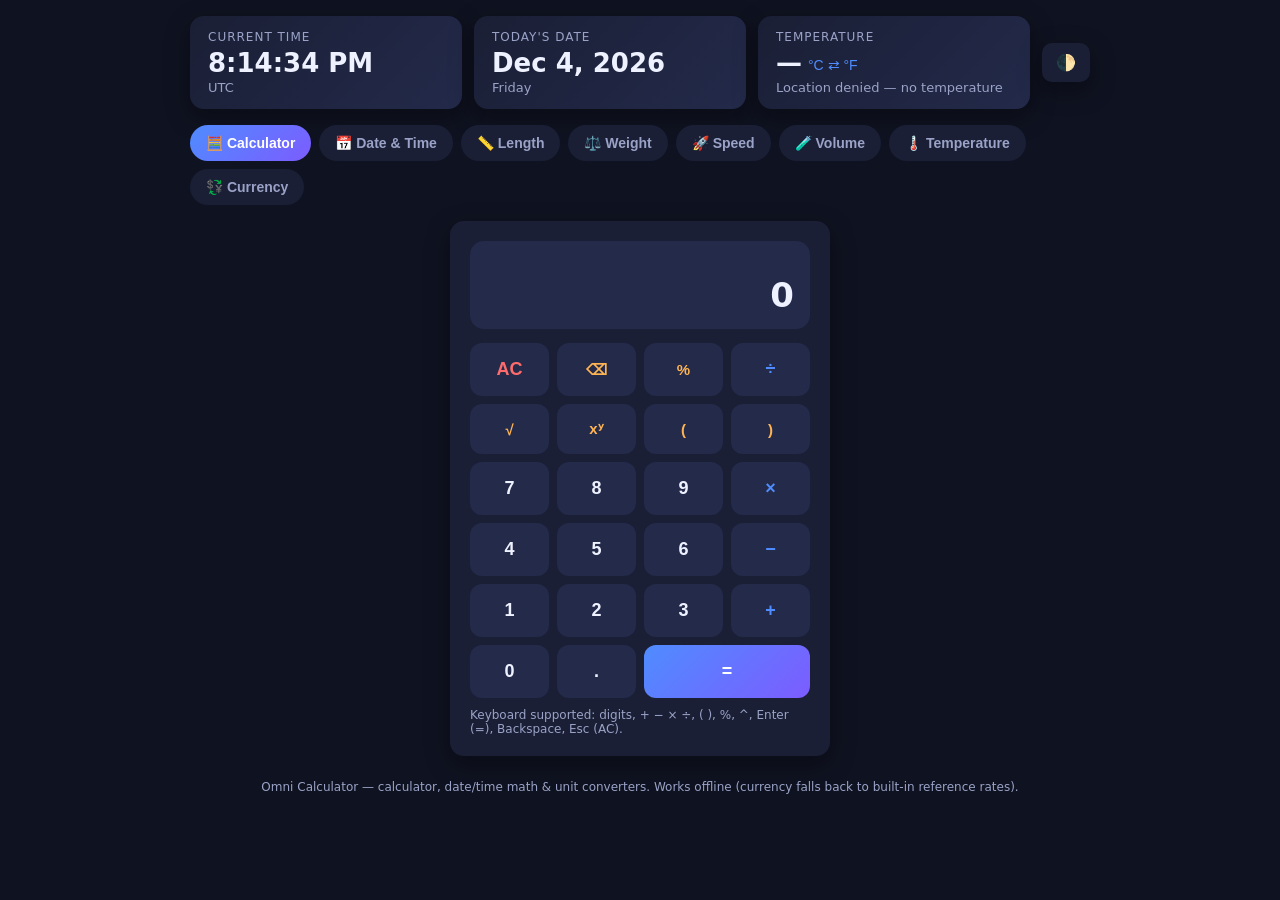
<file: calculator-app/index.html>
<!DOCTYPE html>
<html lang="en">
<head>
<meta charset="UTF-8">
<meta name="viewport" content="width=device-width, initial-scale=1.0">
<title>Omni Calculator — Calculator &amp; Converters</title>
<style>
  :root {
    --bg: #0f1220;
    --panel: #1a1f35;
    --panel-2: #232a4a;
    --text: #eef1ff;
    --muted: #9aa3c7;
    --accent: #4f8cff;
    --accent-2: #7c5cff;
    --good: #35c98e;
    --warn: #ffb454;
    --danger: #ff6b6b;
    --radius: 14px;
    --shadow: 0 8px 24px rgba(0,0,0,.35);
  }
  [data-theme="light"] {
    --bg: #eef1f8;
    --panel: #ffffff;
    --panel-2: #e7ecf7;
    --text: #1c2340;
    --muted: #5b6485;
    --shadow: 0 8px 24px rgba(30,40,90,.12);
  }
  * { box-sizing: border-box; margin: 0; padding: 0; }
  body {
    font-family: "Segoe UI", system-ui, -apple-system, Roboto, sans-serif;
    background: var(--bg);
    color: var(--text);
    min-height: 100vh;
    padding: 16px;
  }
  .app {
    max-width: 900px;
    margin: 0 auto;
  }

  /* ---------- Header: clock / date / temperature ---------- */
  header {
    display: flex;
    flex-wrap: wrap;
    gap: 12px;
    align-items: stretch;
    justify-content: space-between;
    margin-bottom: 16px;
  }
  .widget {
    flex: 1 1 180px;
    background: linear-gradient(135deg, var(--panel), var(--panel-2));
    border-radius: var(--radius);
    box-shadow: var(--shadow);
    padding: 14px 18px;
    display: flex;
    flex-direction: column;
    justify-content: center;
    min-height: 84px;
  }
  .widget .label { font-size: 12px; color: var(--muted); text-transform: uppercase; letter-spacing: 1px; }
  .widget .value { font-size: 26px; font-weight: 700; margin-top: 4px; font-variant-numeric: tabular-nums; }
  .widget .sub { font-size: 13px; color: var(--muted); margin-top: 2px; }
  .widget.temp .value button {
    background: none; border: none; color: var(--accent); font-size: 14px;
    cursor: pointer; margin-left: 6px; vertical-align: middle;
  }
  .top-actions { display: flex; align-items: center; gap: 8px; }
  .theme-btn {
    border: none; border-radius: 10px; padding: 10px 14px; cursor: pointer;
    background: var(--panel); color: var(--text); box-shadow: var(--shadow); font-size: 16px;
  }

  /* ---------- Tabs ---------- */
  nav.tabs {
    display: flex;
    flex-wrap: wrap;
    gap: 8px;
    margin-bottom: 16px;
  }
  nav.tabs button {
    border: none;
    background: var(--panel);
    color: var(--muted);
    padding: 10px 16px;
    border-radius: 999px;
    cursor: pointer;
    font-size: 14px;
    font-weight: 600;
    transition: all .15s ease;
  }
  nav.tabs button:hover { color: var(--text); }
  nav.tabs button.active {
    background: linear-gradient(135deg, var(--accent), var(--accent-2));
    color: #fff;
  }
  section.tab { display: none; }
  section.tab.active { display: block; animation: fade .2s ease; }
  @keyframes fade { from { opacity: 0; transform: translateY(4px); } to { opacity: 1; transform: none; } }

  .card {
    background: var(--panel);
    border-radius: var(--radius);
    box-shadow: var(--shadow);
    padding: 20px;
  }
  .card h2 { font-size: 18px; margin-bottom: 14px; }
  .card + .card { margin-top: 16px; }

  /* ---------- Calculator ---------- */
  .calc { max-width: 380px; margin: 0 auto; }
  .calc-display {
    background: var(--panel-2);
    border-radius: var(--radius);
    padding: 14px 16px;
    text-align: right;
    margin-bottom: 14px;
    overflow: hidden;
  }
  .calc-display .expr { min-height: 20px; font-size: 14px; color: var(--muted); word-break: break-all; }
  .calc-display .result { font-size: 34px; font-weight: 700; font-variant-numeric: tabular-nums; word-break: break-all; }
  .calc-grid {
    display: grid;
    grid-template-columns: repeat(4, 1fr);
    gap: 8px;
  }
  .calc-grid button {
    border: none;
    border-radius: 12px;
    padding: 16px 0;
    font-size: 18px;
    font-weight: 600;
    cursor: pointer;
    background: var(--panel-2);
    color: var(--text);
    transition: filter .1s ease, transform .05s ease;
  }
  .calc-grid button:active { transform: scale(.96); }
  .calc-grid button:hover { filter: brightness(1.15); }
  .calc-grid .op { color: var(--accent); }
  .calc-grid .fn { color: var(--warn); font-size: 15px; }
  .calc-grid .eq {
    background: linear-gradient(135deg, var(--accent), var(--accent-2));
    color: #fff;
    grid-column: span 2;
  }
  .calc-grid .clear { color: var(--danger); }

  /* ---------- Forms / converters ---------- */
  .row { display: flex; flex-wrap: wrap; gap: 12px; align-items: flex-end; }
  .field { display: flex; flex-direction: column; gap: 6px; flex: 1 1 150px; }
  .field label { font-size: 13px; color: var(--muted); }
  input, select {
    background: var(--panel-2);
    color: var(--text);
    border: 1px solid transparent;
    border-radius: 10px;
    padding: 10px 12px;
    font-size: 15px;
    width: 100%;
  }
  input:focus, select:focus { outline: none; border-color: var(--accent); }
  .swap-btn {
    border: none; background: var(--panel-2); color: var(--accent);
    border-radius: 10px; padding: 10px 14px; cursor: pointer; font-size: 18px;
    align-self: flex-end;
  }
  .result-box {
    margin-top: 14px;
    background: var(--panel-2);
    border-left: 4px solid var(--accent);
    border-radius: 10px;
    padding: 12px 16px;
    font-size: 16px;
    min-height: 46px;
    word-break: break-word;
  }
  .result-box strong { font-size: 20px; }
  .hint { font-size: 12px; color: var(--muted); margin-top: 10px; }
  .btn {
    border: none;
    background: linear-gradient(135deg, var(--accent), var(--accent-2));
    color: #fff;
    padding: 11px 20px;
    border-radius: 10px;
    font-size: 15px;
    font-weight: 600;
    cursor: pointer;
  }
  .btn.secondary { background: var(--panel-2); color: var(--text); }

  footer { text-align: center; color: var(--muted); font-size: 12px; margin-top: 24px; }
  @media (max-width: 560px) {
    .widget .value { font-size: 20px; }
    .calc-grid button { padding: 13px 0; }
  }
</style>
</head>
<body>
<div class="app">

  <!-- ============ Header widgets: time, date, temperature ============ -->
  <header>
    <div class="widget">
      <div class="label">Current time</div>
      <div class="value" id="clockTime">--:--:--</div>
      <div class="sub" id="clockZone"></div>
    </div>
    <div class="widget">
      <div class="label">Today's date</div>
      <div class="value" id="clockDate">—</div>
      <div class="sub" id="clockWeek"></div>
    </div>
    <div class="widget temp">
      <div class="label">Temperature</div>
      <div class="value"><span id="tempValue">—</span><button id="tempUnitBtn" title="Switch °C/°F">°C ⇄ °F</button></div>
      <div class="sub" id="tempStatus">Locating…</div>
    </div>
    <div class="top-actions">
      <button class="theme-btn" id="themeBtn" title="Toggle light/dark theme">🌓</button>
    </div>
  </header>

  <!-- ============ Tabs ============ -->
  <nav class="tabs" id="tabs">
    <button data-tab="calc" class="active">🧮 Calculator</button>
    <button data-tab="datetime">📅 Date &amp; Time</button>
    <button data-tab="length">📏 Length</button>
    <button data-tab="weight">⚖️ Weight</button>
    <button data-tab="speed">🚀 Speed</button>
    <button data-tab="volume">🧪 Volume</button>
    <button data-tab="temperature">🌡️ Temperature</button>
    <button data-tab="currency">💱 Currency</button>
  </nav>

  <!-- ============ Standard calculator ============ -->
  <section class="tab active" id="tab-calc">
    <div class="card calc">
      <div class="calc-display">
        <div class="expr" id="calcExpr">&nbsp;</div>
        <div class="result" id="calcResult">0</div>
      </div>
      <div class="calc-grid" id="calcGrid">
        <button class="clear" data-key="AC">AC</button>
        <button class="fn" data-key="DEL">⌫</button>
        <button class="fn" data-key="%">%</button>
        <button class="op" data-key="/">÷</button>
        <button class="fn" data-key="sqrt">√</button>
        <button class="fn" data-key="^">xʸ</button>
        <button class="fn" data-key="(">(</button>
        <button class="fn" data-key=")">)</button>
        <button data-key="7">7</button>
        <button data-key="8">8</button>
        <button data-key="9">9</button>
        <button class="op" data-key="*">×</button>
        <button data-key="4">4</button>
        <button data-key="5">5</button>
        <button data-key="6">6</button>
        <button class="op" data-key="-">−</button>
        <button data-key="1">1</button>
        <button data-key="2">2</button>
        <button data-key="3">3</button>
        <button class="op" data-key="+">+</button>
        <button data-key="0">0</button>
        <button data-key=".">.</button>
        <button class="eq" data-key="=">=</button>
      </div>
      <p class="hint">Keyboard supported: digits, + − × ÷, ( ), %, ^, Enter (=), Backspace, Esc (AC).</p>
    </div>
  </section>

  <!-- ============ Date & time calculator ============ -->
  <section class="tab" id="tab-datetime">
    <div class="card">
      <h2>Difference between two dates &amp; times</h2>
      <div class="row">
        <div class="field"><label>From</label><input type="datetime-local" id="dtFrom"></div>
        <div class="field"><label>To</label><input type="datetime-local" id="dtTo"></div>
        <button class="btn" id="dtDiffBtn">Calculate</button>
      </div>
      <div class="result-box" id="dtDiffResult">Pick two dates and press Calculate.</div>
    </div>

    <div class="card">
      <h2>Add / subtract from a date</h2>
      <div class="row">
        <div class="field"><label>Start date &amp; time</label><input type="datetime-local" id="dtStart"></div>
        <div class="field"><label>Operation</label>
          <select id="dtOp"><option value="1">Add (+)</option><option value="-1">Subtract (−)</option></select>
        </div>
      </div>
      <div class="row" style="margin-top:10px">
        <div class="field"><label>Years</label><input type="number" id="dtYears" value="0"></div>
        <div class="field"><label>Months</label><input type="number" id="dtMonths" value="0"></div>
        <div class="field"><label>Days</label><input type="number" id="dtDays" value="0"></div>
        <div class="field"><label>Hours</label><input type="number" id="dtHours" value="0"></div>
        <div class="field"><label>Minutes</label><input type="number" id="dtMinutes" value="0"></div>
        <button class="btn" id="dtAddBtn">Calculate</button>
      </div>
      <div class="result-box" id="dtAddResult">Set a start date, a duration, and press Calculate.</div>
    </div>

    <div class="card">
      <h2>Age calculator</h2>
      <div class="row">
        <div class="field"><label>Date of birth</label><input type="date" id="dobInput"></div>
        <button class="btn" id="ageBtn">Calculate age</button>
      </div>
      <div class="result-box" id="ageResult">Enter a date of birth.</div>
    </div>
  </section>

  <!-- ============ Unit converter tabs (generated) ============ -->
  <section class="tab" id="tab-length"></section>
  <section class="tab" id="tab-weight"></section>
  <section class="tab" id="tab-speed"></section>
  <section class="tab" id="tab-volume"></section>
  <section class="tab" id="tab-temperature"></section>

  <!-- ============ Currency ============ -->
  <section class="tab" id="tab-currency">
    <div class="card">
      <h2>Currency converter</h2>
      <div class="row">
        <div class="field"><label>Amount</label><input type="number" id="curAmount" value="1" min="0" step="any"></div>
        <div class="field"><label>From</label><select id="curFrom"></select></div>
        <button class="swap-btn" id="curSwap" title="Swap">⇄</button>
        <div class="field"><label>To</label><select id="curTo"></select></div>
      </div>
      <div class="result-box" id="curResult">Enter an amount.</div>
      <p class="hint" id="curRatesInfo">Loading live rates…</p>
      <button class="btn secondary" id="curRefresh" style="margin-top:10px">↻ Refresh live rates</button>
    </div>
  </section>

  <footer>Omni Calculator — calculator, date/time math &amp; unit converters. Works offline (currency falls back to built-in reference rates).</footer>
</div>

<script>
"use strict";
const $ = (id) => document.getElementById(id);

/* ================= Theme ================= */
$("themeBtn").addEventListener("click", () => {
  const root = document.documentElement;
  root.dataset.theme = root.dataset.theme === "light" ? "" : "light";
});

/* ================= Tabs ================= */
$("tabs").addEventListener("click", (e) => {
  const btn = e.target.closest("button[data-tab]");
  if (!btn) return;
  document.querySelectorAll("#tabs button").forEach(b => b.classList.toggle("active", b === btn));
  document.querySelectorAll("section.tab").forEach(s => s.classList.toggle("active", s.id === "tab-" + btn.dataset.tab));
});

/* ================= Live clock & date ================= */
function tickClock() {
  const now = new Date();
  $("clockTime").textContent = now.toLocaleTimeString();
  $("clockDate").textContent = now.toLocaleDateString(undefined, { year: "numeric", month: "short", day: "numeric" });
  $("clockWeek").textContent = now.toLocaleDateString(undefined, { weekday: "long" });
  try {
    $("clockZone").textContent = Intl.DateTimeFormat().resolvedOptions().timeZone || "";
  } catch (e) { /* older browsers */ }
}
tickClock();
setInterval(tickClock, 1000);

/* ================= Temperature widget (Open-Meteo, no API key) ================= */
let tempC = null;
let tempUnit = "C";
function renderTemp() {
  if (tempC === null) { $("tempValue").textContent = "—"; return; }
  $("tempValue").textContent = tempUnit === "C"
    ? tempC.toFixed(1) + " °C"
    : (tempC * 9 / 5 + 32).toFixed(1) + " °F";
}
$("tempUnitBtn").addEventListener("click", () => { tempUnit = tempUnit === "C" ? "F" : "C"; renderTemp(); });

function fetchWeather(lat, lon, placeNote) {
  const url = "https://api.open-meteo.com/v1/forecast?latitude=" + lat + "&longitude=" + lon + "&current=temperature_2m";
  fetch(url)
    .then(r => { if (!r.ok) throw new Error("HTTP " + r.status); return r.json(); })
    .then(d => {
      tempC = d.current.temperature_2m;
      renderTemp();
      $("tempStatus").textContent = placeNote + " · updated " + new Date().toLocaleTimeString();
    })
    .catch(() => { $("tempStatus").textContent = "Weather unavailable (offline?)"; });
}
function initWeather() {
  if (!navigator.geolocation) { $("tempStatus").textContent = "Geolocation not supported"; return; }
  navigator.geolocation.getCurrentPosition(
    (pos) => fetchWeather(pos.coords.latitude.toFixed(3), pos.coords.longitude.toFixed(3), "Your location"),
    () => { $("tempStatus").textContent = "Location denied — no temperature"; },
    { timeout: 10000 }
  );
}
initWeather();
setInterval(() => { if (tempC !== null) initWeather(); }, 10 * 60 * 1000); // refresh every 10 min

/* ================= Standard calculator ================= */
let calcExpr = "";
function calcRender(preview) {
  $("calcExpr").innerHTML = calcExpr ? calcExpr.replace(/\*/g, "×").replace(/\//g, "÷") : "&nbsp;";
  $("calcResult").textContent = preview;
}
function safeEval(expr) {
  // Only digits, operators, parens, dot, percent, caret and the sqrt marker survive.
  if (!/^[\d+\-*/().%^s ]*$/.test(expr.replace(/sqrt/g, "s"))) throw new Error("bad chars");
  let js = expr
    .replace(/(\d+(\.\d+)?)%/g, "($1/100)")   // 50% -> (50/100)
    .replace(/\^/g, "**")
    .replace(/sqrt\(/g, "Math.sqrt(");
  if (/[a-zA-Z]/.test(js.replace(/Math\.sqrt/g, ""))) throw new Error("bad token");
  const val = Function('"use strict"; return (' + js + ')')();
  if (typeof val !== "number" || !isFinite(val)) throw new Error("not finite");
  return val;
}
function calcPreview() {
  if (!calcExpr) return "0";
  try { return formatNum(safeEval(calcExpr)); } catch (e) { return "…"; }
}
function formatNum(n) {
  if (Number.isInteger(n) && Math.abs(n) < 1e15) return n.toLocaleString();
  return parseFloat(n.toPrecision(12)).toLocaleString(undefined, { maximumFractionDigits: 10 });
}
function calcInput(key) {
  if (key === "AC") { calcExpr = ""; }
  else if (key === "DEL") {
    calcExpr = calcExpr.endsWith("sqrt(") ? calcExpr.slice(0, -5) : calcExpr.slice(0, -1);
  }
  else if (key === "=") {
    try { calcExpr = String(safeEval(calcExpr)); } catch (e) { calcRender("Error"); return; }
  }
  else if (key === "sqrt") { calcExpr += "sqrt("; }
  else { calcExpr += key; }
  calcRender(calcPreview());
}
$("calcGrid").addEventListener("click", (e) => {
  const btn = e.target.closest("button[data-key]");
  if (btn) calcInput(btn.dataset.key);
});
document.addEventListener("keydown", (e) => {
  if (!$("tab-calc").classList.contains("active")) return;
  if (e.target.tagName === "INPUT" || e.target.tagName === "SELECT") return;
  const map = { "Enter": "=", "=": "=", "Backspace": "DEL", "Escape": "AC", "Delete": "AC" };
  const key = map[e.key] || ("0123456789.+-*/()%^".includes(e.key) ? e.key : null);
  if (key) { e.preventDefault(); calcInput(key); }
});

/* ================= Date & time calculators ================= */
function toLocalInputValue(d) {
  const pad = (n) => String(n).padStart(2, "0");
  return d.getFullYear() + "-" + pad(d.getMonth() + 1) + "-" + pad(d.getDate()) +
         "T" + pad(d.getHours()) + ":" + pad(d.getMinutes());
}
(function initDates() {
  const now = new Date();
  $("dtFrom").value = toLocalInputValue(now);
  $("dtTo").value = toLocalInputValue(new Date(now.getTime() + 24 * 3600 * 1000));
  $("dtStart").value = toLocalInputValue(now);
})();

$("dtDiffBtn").addEventListener("click", () => {
  const from = new Date($("dtFrom").value), to = new Date($("dtTo").value);
  if (isNaN(from) || isNaN(to)) { $("dtDiffResult").textContent = "Please fill both dates."; return; }
  let a = from, b = to, sign = "";
  if (a > b) { [a, b] = [b, a]; sign = "− (negative: From is after To) "; }

  // Calendar breakdown: years / months / days / h / m
  let y = b.getFullYear() - a.getFullYear();
  let mo = b.getMonth() - a.getMonth();
  let d = b.getDate() - a.getDate();
  let h = b.getHours() - a.getHours();
  let mi = b.getMinutes() - a.getMinutes();
  if (mi < 0) { mi += 60; h--; }
  if (h < 0) { h += 24; d--; }
  if (d < 0) { const prevMonth = new Date(b.getFullYear(), b.getMonth(), 0); d += prevMonth.getDate(); mo--; }
  if (mo < 0) { mo += 12; y--; }

  const totalMs = b - a;
  const totalDays = totalMs / 86400000;
  $("dtDiffResult").innerHTML =
    sign + "<strong>" + y + " years, " + mo + " months, " + d + " days, " + h + " h " + mi + " min</strong><br>" +
    "Total: " + Math.floor(totalDays).toLocaleString() + " days · " +
    Math.floor(totalMs / 3600000).toLocaleString() + " hours · " +
    Math.floor(totalMs / 60000).toLocaleString() + " minutes · " +
    (totalDays / 7).toFixed(1) + " weeks";
});

$("dtAddBtn").addEventListener("click", () => {
  const start = new Date($("dtStart").value);
  if (isNaN(start)) { $("dtAddResult").textContent = "Please set a start date."; return; }
  const s = Number($("dtOp").value);
  const d = new Date(start);
  d.setFullYear(d.getFullYear() + s * Number($("dtYears").value || 0));
  d.setMonth(d.getMonth() + s * Number($("dtMonths").value || 0));
  d.setDate(d.getDate() + s * Number($("dtDays").value || 0));
  d.setHours(d.getHours() + s * Number($("dtHours").value || 0));
  d.setMinutes(d.getMinutes() + s * Number($("dtMinutes").value || 0));
  $("dtAddResult").innerHTML = "<strong>" +
    d.toLocaleString(undefined, { weekday: "long", year: "numeric", month: "long", day: "numeric", hour: "2-digit", minute: "2-digit" }) +
    "</strong>";
});

$("ageBtn").addEventListener("click", () => {
  const dob = new Date($("dobInput").value);
  if (isNaN(dob)) { $("ageResult").textContent = "Please enter a date of birth."; return; }
  const now = new Date();
  if (dob > now) { $("ageResult").textContent = "Date of birth is in the future."; return; }
  let y = now.getFullYear() - dob.getFullYear();
  let mo = now.getMonth() - dob.getMonth();
  let d = now.getDate() - dob.getDate();
  if (d < 0) { d += new Date(now.getFullYear(), now.getMonth(), 0).getDate(); mo--; }
  if (mo < 0) { mo += 12; y--; }
  const totalDays = Math.floor((now - dob) / 86400000);
  const next = new Date(now.getFullYear(), dob.getMonth(), dob.getDate());
  if (next < now) next.setFullYear(next.getFullYear() + 1);
  const toBday = Math.ceil((next - now) / 86400000);
  $("ageResult").innerHTML = "<strong>" + y + " years, " + mo + " months, " + d + " days</strong><br>" +
    "≈ " + totalDays.toLocaleString() + " days lived · next birthday in " + toBday + " day(s)";
});

/* ================= Unit converters ================= */
/* factor = how many base units in 1 of this unit (base listed per category) */
const CONVERTERS = {
  length: {
    title: "Length converter", base: "metre",
    units: {
      "Millimetre (mm)": 0.001, "Centimetre (cm)": 0.01, "Metre (m)": 1, "Kilometre (km)": 1000,
      "Inch (in)": 0.0254, "Foot (ft)": 0.3048, "Yard (yd)": 0.9144, "Mile (mi)": 1609.344,
      "Nautical mile (nmi)": 1852, "Micrometre (µm)": 1e-6, "Light year (ly)": 9.4607304725808e15
    },
    defaults: ["Metre (m)", "Foot (ft)"]
  },
  weight: {
    title: "Weight / mass converter", base: "kilogram",
    units: {
      "Milligram (mg)": 1e-6, "Gram (g)": 0.001, "Kilogram (kg)": 1, "Metric tonne (t)": 1000,
      "Ounce (oz)": 0.028349523125, "Pound (lb)": 0.45359237, "Stone (st)": 6.35029318,
      "US ton (short)": 907.18474, "Imperial ton (long)": 1016.0469088, "Carat (ct)": 0.0002
    },
    defaults: ["Kilogram (kg)", "Pound (lb)"]
  },
  speed: {
    title: "Speed converter", base: "metre/second",
    units: {
      "Metre/second (m/s)": 1, "Kilometre/hour (km/h)": 1 / 3.6, "Mile/hour (mph)": 0.44704,
      "Foot/second (ft/s)": 0.3048, "Knot (kn)": 0.514444444, "Mach (sea level)": 340.29,
      "Speed of light (c)": 299792458
    },
    defaults: ["Kilometre/hour (km/h)", "Mile/hour (mph)"]
  },
  volume: {
    title: "Volume converter (metric, US &amp; imperial)", base: "litre",
    units: {
      "Millilitre (mL)": 0.001, "Litre (L)": 1, "Cubic metre (m³)": 1000,
      "Cubic centimetre (cm³)": 0.001, "Cubic inch (in³)": 0.016387064, "Cubic foot (ft³)": 28.316846592,
      "US teaspoon": 0.00492892159375, "US tablespoon": 0.01478676478125, "US fluid ounce": 0.0295735295625,
      "US cup": 0.2365882365, "US pint": 0.473176473, "US quart": 0.946352946, "US gallon": 3.785411784,
      "Imperial fluid ounce": 0.0284130625, "Imperial pint": 0.56826125, "Imperial quart": 1.1365225,
      "Imperial gallon": 4.54609
    },
    defaults: ["Litre (L)", "US gallon"]
  }
};

function buildConverter(key, cfg) {
  const section = $("tab-" + key);
  const names = Object.keys(cfg.units);
  section.innerHTML =
    '<div class="card"><h2>' + cfg.title + '</h2>' +
    '<div class="row">' +
      '<div class="field"><label>Value</label><input type="number" step="any" id="' + key + 'Val" value="1"></div>' +
      '<div class="field"><label>From</label><select id="' + key + 'From"></select></div>' +
      '<button class="swap-btn" id="' + key + 'Swap" title="Swap">⇄</button>' +
      '<div class="field"><label>To</label><select id="' + key + 'To"></select></div>' +
    '</div>' +
    '<div class="result-box" id="' + key + 'Result"></div>' +
    '<p class="hint">Base unit: ' + cfg.base + '. Conversions update as you type.</p></div>';

  const from = $(key + "From"), to = $(key + "To");
  names.forEach(n => {
    from.add(new Option(n, n));
    to.add(new Option(n, n));
  });
  from.value = cfg.defaults[0];
  to.value = cfg.defaults[1];

  const run = () => {
    const v = parseFloat($(key + "Val").value);
    if (isNaN(v)) { $(key + "Result").textContent = "Enter a value."; return; }
    const out = v * cfg.units[from.value] / cfg.units[to.value];
    $(key + "Result").innerHTML = v.toLocaleString(undefined, { maximumFractionDigits: 10 }) + " " + from.value +
      " = <strong>" + formatNum(out) + "</strong> " + to.value;
  };
  [$(key + "Val"), from, to].forEach(el => el.addEventListener("input", run));
  $(key + "Swap").addEventListener("click", () => {
    const t = from.value; from.value = to.value; to.value = t; run();
  });
  run();
}
Object.entries(CONVERTERS).forEach(([key, cfg]) => buildConverter(key, cfg));

/* ================= Temperature converter (formula-based) ================= */
(function buildTemperature() {
  const section = $("tab-temperature");
  section.innerHTML =
    '<div class="card"><h2>Temperature converter</h2>' +
    '<div class="row">' +
      '<div class="field"><label>Value</label><input type="number" step="any" id="tmpVal" value="25"></div>' +
      '<div class="field"><label>From</label><select id="tmpFrom">' +
        '<option>Celsius (°C)</option><option>Fahrenheit (°F)</option><option>Kelvin (K)</option><option>Rankine (°R)</option>' +
      '</select></div>' +
      '<button class="swap-btn" id="tmpSwap" title="Swap">⇄</button>' +
      '<div class="field"><label>To</label><select id="tmpTo">' +
        '<option>Celsius (°C)</option><option selected>Fahrenheit (°F)</option><option>Kelvin (K)</option><option>Rankine (°R)</option>' +
      '</select></div>' +
    '</div>' +
    '<div class="result-box" id="tmpResult"></div>' +
    '<p class="hint">Supports Celsius, Fahrenheit, Kelvin and Rankine.</p></div>';

  const toC = { "Celsius (°C)": v => v, "Fahrenheit (°F)": v => (v - 32) * 5 / 9, "Kelvin (K)": v => v - 273.15, "Rankine (°R)": v => (v - 491.67) * 5 / 9 };
  const fromC = { "Celsius (°C)": v => v, "Fahrenheit (°F)": v => v * 9 / 5 + 32, "Kelvin (K)": v => v + 273.15, "Rankine (°R)": v => (v + 273.15) * 9 / 5 };
  const run = () => {
    const v = parseFloat($("tmpVal").value);
    if (isNaN(v)) { $("tmpResult").textContent = "Enter a value."; return; }
    const out = fromC[$("tmpTo").value](toC[$("tmpFrom").value](v));
    $("tmpResult").innerHTML = v.toLocaleString() + " " + $("tmpFrom").value + " = <strong>" +
      parseFloat(out.toFixed(4)).toLocaleString() + "</strong> " + $("tmpTo").value;
  };
  ["tmpVal", "tmpFrom", "tmpTo"].forEach(id => $(id).addEventListener("input", run));
  $("tmpSwap").addEventListener("click", () => {
    const t = $("tmpFrom").value; $("tmpFrom").value = $("tmpTo").value; $("tmpTo").value = t; run();
  });
  run();
})();

/* ================= Currency converter ================= */
/* Offline fallback: approximate reference rates per 1 USD (mid-2026). Live rates
   are fetched from open.er-api.com when online and override these. */
const FALLBACK_RATES = {
  USD: 1, EUR: 0.93, GBP: 0.79, JPY: 155, INR: 84, BDT: 118, PKR: 278, CNY: 7.2,
  AUD: 1.5, CAD: 1.37, CHF: 0.88, SGD: 1.34, AED: 3.67, SAR: 3.75, MYR: 4.6,
  THB: 35, KRW: 1350, RUB: 90, BRL: 5.4, ZAR: 18, TRY: 34, NGN: 1500, EGP: 48,
  IDR: 16000, PHP: 57, VND: 25400, MXN: 18.5, SEK: 10.4, NOK: 10.6, DKK: 6.9,
  PLN: 4.0, NZD: 1.64, HKD: 7.8, TWD: 32, LKR: 300, NPR: 134, QAR: 3.64, KWD: 0.31
};
const CURRENCY_NAMES = {
  USD: "US Dollar", EUR: "Euro", GBP: "British Pound", JPY: "Japanese Yen", INR: "Indian Rupee",
  BDT: "Bangladeshi Taka", PKR: "Pakistani Rupee", CNY: "Chinese Yuan", AUD: "Australian Dollar",
  CAD: "Canadian Dollar", CHF: "Swiss Franc", SGD: "Singapore Dollar", AED: "UAE Dirham",
  SAR: "Saudi Riyal", MYR: "Malaysian Ringgit", THB: "Thai Baht", KRW: "South Korean Won",
  RUB: "Russian Ruble", BRL: "Brazilian Real", ZAR: "South African Rand", TRY: "Turkish Lira",
  NGN: "Nigerian Naira", EGP: "Egyptian Pound", IDR: "Indonesian Rupiah", PHP: "Philippine Peso",
  VND: "Vietnamese Dong", MXN: "Mexican Peso", SEK: "Swedish Krona", NOK: "Norwegian Krone",
  DKK: "Danish Krone", PLN: "Polish Zloty", NZD: "New Zealand Dollar", HKD: "Hong Kong Dollar",
  TWD: "New Taiwan Dollar", LKR: "Sri Lankan Rupee", NPR: "Nepalese Rupee", QAR: "Qatari Riyal",
  KWD: "Kuwaiti Dinar"
};
let rates = Object.assign({}, FALLBACK_RATES);
let ratesSource = "built-in reference rates (approximate)";

function fillCurrencySelects() {
  const from = $("curFrom"), to = $("curTo");
  const prevFrom = from.value, prevTo = to.value;
  from.innerHTML = ""; to.innerHTML = "";
  Object.keys(rates).sort().forEach(code => {
    const label = code + (CURRENCY_NAMES[code] ? " — " + CURRENCY_NAMES[code] : "");
    from.add(new Option(label, code));
    to.add(new Option(label, code));
  });
  from.value = rates[prevFrom] ? prevFrom : "USD";
  to.value = rates[prevTo] ? prevTo : "EUR";
}
function convertCurrency() {
  const amt = parseFloat($("curAmount").value);
  if (isNaN(amt)) { $("curResult").textContent = "Enter an amount."; return; }
  const f = $("curFrom").value, t = $("curTo").value;
  const out = amt / rates[f] * rates[t];
  const rate = rates[t] / rates[f];
  $("curResult").innerHTML = amt.toLocaleString(undefined, { maximumFractionDigits: 6 }) + " " + f +
    " = <strong>" + out.toLocaleString(undefined, { maximumFractionDigits: 4 }) + " " + t + "</strong><br>" +
    "1 " + f + " = " + rate.toLocaleString(undefined, { maximumFractionDigits: 6 }) + " " + t;
}
function loadLiveRates() {
  $("curRatesInfo").textContent = "Loading live rates…";
  fetch("https://open.er-api.com/v6/latest/USD")
    .then(r => { if (!r.ok) throw new Error("HTTP " + r.status); return r.json(); })
    .then(d => {
      if (d.result !== "success" || !d.rates) throw new Error("bad payload");
      rates = d.rates;
      ratesSource = "live rates (open.er-api.com), updated " + new Date(d.time_last_update_utc).toLocaleString();
      fillCurrencySelects();
      convertCurrency();
      $("curRatesInfo").textContent = "Source: " + ratesSource;
    })
    .catch(() => {
      $("curRatesInfo").textContent = "Could not fetch live rates — using " + ratesSource + ".";
    });
}
fillCurrencySelects();
convertCurrency();
["curAmount", "curFrom", "curTo"].forEach(id => $(id).addEventListener("input", convertCurrency));
$("curSwap").addEventListener("click", () => {
  const t = $("curFrom").value; $("curFrom").value = $("curTo").value; $("curTo").value = t; convertCurrency();
});
$("curRefresh").addEventListener("click", loadLiveRates);
loadLiveRates();
</script>
</body>
</html>
</file>
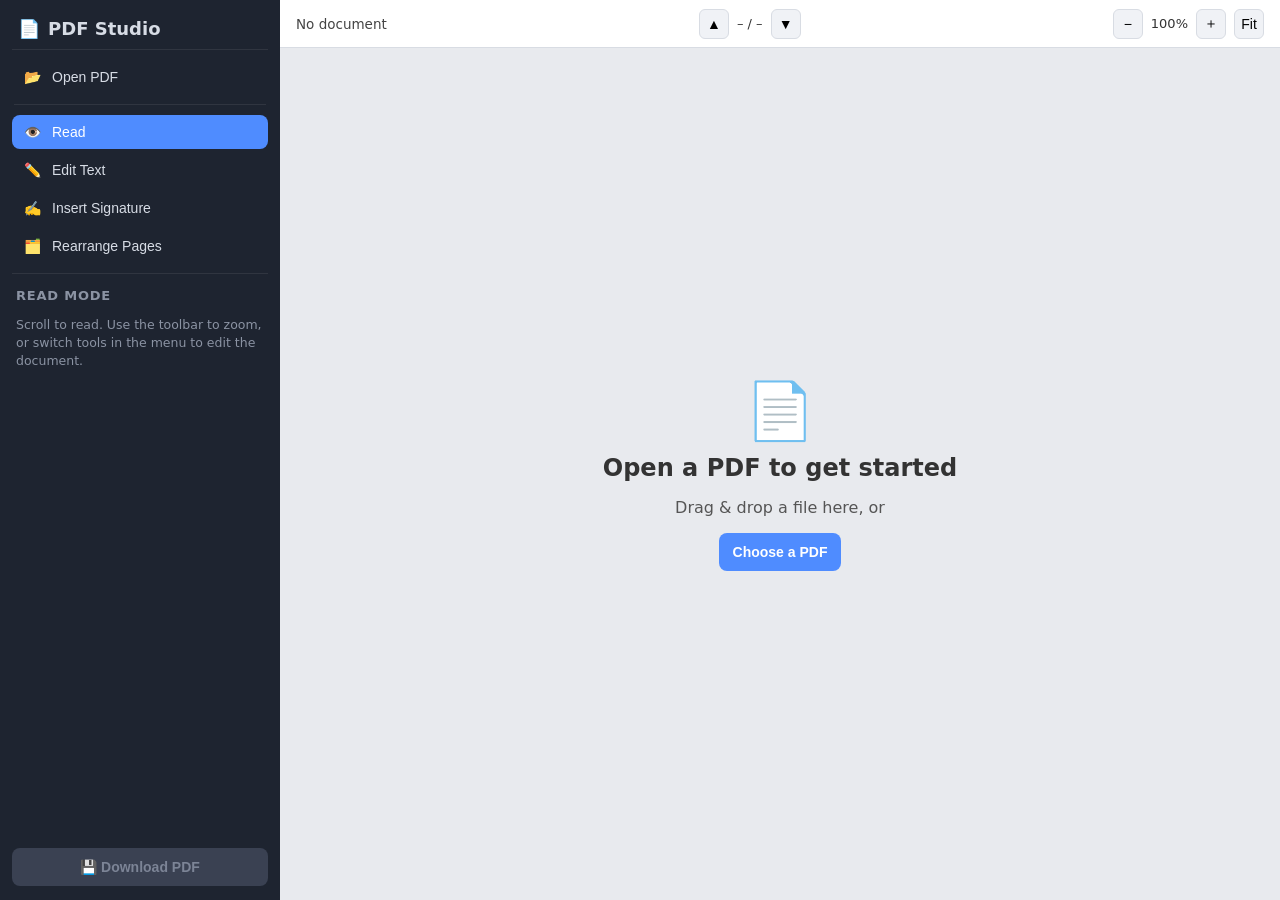
<file: pdf-reader/index.html>
<!DOCTYPE html>
<html lang="en">
<head>
  <meta charset="UTF-8" />
  <meta name="viewport" content="width=device-width, initial-scale=1.0" />
  <title>PDF Studio — Reader &amp; Editor</title>
  <link rel="icon" href="data:image/svg+xml,%3Csvg xmlns='http://www.w3.org/2000/svg' viewBox='0 0 100 100'%3E%3Ctext y='.9em' font-size='90'%3E%F0%9F%93%84%3C/text%3E%3C/svg%3E" />
  <link rel="stylesheet" href="styles.css" />
</head>
<body>
  <div id="app">
    <!-- ============ Sidebar navigation ============ -->
    <aside id="sidebar">
      <div class="brand">
        <span class="brand-icon">📄</span>
        <span class="brand-name">PDF Studio</span>
      </div>

      <nav id="nav">
        <button class="nav-btn" id="openBtn" title="Open a PDF file">
          <span class="nav-icon">📂</span><span>Open PDF</span>
        </button>
        <div class="nav-sep"></div>
        <button class="nav-btn tool-btn active" data-tool="view" title="Read / scroll mode">
          <span class="nav-icon">👁️</span><span>Read</span>
        </button>
        <button class="nav-btn tool-btn" data-tool="edit" title="Add or replace text on the document">
          <span class="nav-icon">✏️</span><span>Edit Text</span>
        </button>
        <button class="nav-btn tool-btn" data-tool="sign" title="Draw, type or upload a signature and place it">
          <span class="nav-icon">✍️</span><span>Insert Signature</span>
        </button>
        <button class="nav-btn tool-btn" data-tool="arrange" title="Reorder or delete pages">
          <span class="nav-icon">🗂️</span><span>Rearrange Pages</span>
        </button>
      </nav>

      <!-- ============ Tool panels ============ -->
      <div id="panels">
        <section class="panel active" id="panel-view">
          <h3>Read mode</h3>
          <p class="hint">Scroll to read. Use the toolbar to zoom, or switch tools in the menu to edit the document.</p>
          <dl id="docInfo" class="doc-info hidden">
            <dt>File</dt><dd id="infoName">—</dd>
            <dt>Pages</dt><dd id="infoPages">—</dd>
          </dl>
        </section>

        <section class="panel" id="panel-edit">
          <h3>Edit text</h3>
          <p class="hint">Click anywhere on a page to add a text box. Drag the <b>⠿</b> handle to move it.</p>
          <label class="field">Font size
            <input type="number" id="fontSize" min="6" max="96" value="14" />
          </label>
          <label class="field">Color
            <input type="color" id="fontColor" value="#111111" />
          </label>
          <label class="field checkbox">
            <input type="checkbox" id="whiteoutToggle" />
            Whiteout background
          </label>
          <p class="hint small">Tip: to <b>replace existing text</b>, turn on “Whiteout background”, place the box over the old text and type the new text — the white box covers the original when saved.</p>
        </section>

        <section class="panel" id="panel-sign">
          <h3>Insert signature</h3>
          <button class="primary-sm" id="createSigBtn">＋ Create signature</button>
          <div id="sigList" class="sig-list"></div>
          <p class="hint" id="sigHint">Create a signature, then click on the page where you want to place it. Drag to move, use the corner handle to resize.</p>
        </section>

        <section class="panel" id="panel-arrange">
          <h3>Rearrange pages</h3>
          <p class="hint">Drag thumbnails to reorder pages. Use 🗑 to remove a page. Changes apply when you download.</p>
          <div id="thumbList" class="thumb-list"></div>
        </section>
      </div>

      <button id="downloadBtn" class="primary" disabled title="Save an edited copy of the PDF">
        💾 Download PDF
      </button>
    </aside>

    <!-- ============ Main viewer ============ -->
    <main id="main">
      <header id="toolbar">
        <button id="menuToggle" title="Menu">☰</button>
        <span id="fileName" class="file-name">No document</span>
        <div class="toolbar-group">
          <button id="prevPage" title="Previous page">▲</button>
          <span id="pageIndicator">– / –</span>
          <button id="nextPage" title="Next page">▼</button>
        </div>
        <div class="toolbar-group">
          <button id="zoomOut" title="Zoom out">−</button>
          <span id="zoomLevel">100%</span>
          <button id="zoomIn" title="Zoom in">＋</button>
          <button id="fitWidth" title="Fit page to window width">Fit</button>
        </div>
      </header>

      <div id="viewerWrap">
        <div id="viewer"></div>
        <div id="dropzone">
          <div class="drop-inner">
            <div class="drop-icon">📄</div>
            <h2>Open a PDF to get started</h2>
            <p>Drag &amp; drop a file here, or</p>
            <button class="primary" id="dropOpenBtn">Choose a PDF</button>
          </div>
        </div>
      </div>
    </main>
  </div>

  <!-- ============ Signature modal ============ -->
  <div id="sigModal" class="modal hidden">
    <div class="modal-box">
      <div class="modal-head">
        <h3>Create signature</h3>
        <button id="sigModalClose" class="icon-btn">✕</button>
      </div>
      <div class="tabs">
        <button class="tab active" data-tab="draw">Draw</button>
        <button class="tab" data-tab="type">Type</button>
        <button class="tab" data-tab="upload">Upload</button>
      </div>

      <div class="tab-page active" id="tab-draw">
        <canvas id="sigCanvas" width="560" height="200"></canvas>
        <div class="row">
          <label class="field inline">Pen <input type="color" id="penColor" value="#1a237e" /></label>
          <button id="sigClear" class="ghost">Clear</button>
        </div>
      </div>

      <div class="tab-page" id="tab-type">
        <input type="text" id="sigText" placeholder="Type your name…" maxlength="40" />
        <div id="sigTypePreview" class="sig-type-preview"></div>
      </div>

      <div class="tab-page" id="tab-upload">
        <input type="file" id="sigFile" accept="image/png,image/jpeg" />
        <div id="sigUploadPreview" class="sig-upload-preview"></div>
      </div>

      <div class="modal-foot">
        <button id="sigSave" class="primary">Use signature</button>
      </div>
    </div>
  </div>

  <input type="file" id="fileInput" accept="application/pdf" hidden />

  <script src="vendor/pdf-lib.min.js"></script>
  <script type="module" src="app.js"></script>
</body>
</html>
</file>
<file: pdf-reader/styles.css>
:root {
  --sidebar-bg: #1e2430;
  --sidebar-fg: #d7dce5;
  --sidebar-muted: #8b93a3;
  --accent: #4f8cff;
  --accent-dark: #3a6fd8;
  --viewer-bg: #e8eaee;
  --page-shadow: 0 2px 10px rgba(0, 0, 0, 0.25);
  --danger: #e05555;
}

* { box-sizing: border-box; }

html, body {
  margin: 0;
  height: 100%;
  font-family: "Segoe UI", system-ui, -apple-system, Roboto, Arial, sans-serif;
}

#app {
  display: flex;
  height: 100vh;
  overflow: hidden;
}

/* ================= Sidebar ================= */
#sidebar {
  width: 280px;
  min-width: 280px;
  background: var(--sidebar-bg);
  color: var(--sidebar-fg);
  display: flex;
  flex-direction: column;
  padding: 14px 12px;
  gap: 10px;
}

.brand {
  display: flex;
  align-items: center;
  gap: 8px;
  font-size: 18px;
  font-weight: 600;
  padding: 4px 6px 10px;
  border-bottom: 1px solid rgba(255, 255, 255, 0.08);
}

#nav { display: flex; flex-direction: column; gap: 4px; }

.nav-sep { height: 1px; background: rgba(255,255,255,0.08); margin: 6px 2px; }

.nav-btn {
  display: flex;
  align-items: center;
  gap: 10px;
  width: 100%;
  padding: 9px 10px;
  background: transparent;
  border: none;
  border-radius: 8px;
  color: var(--sidebar-fg);
  font-size: 14px;
  cursor: pointer;
  text-align: left;
}
.nav-btn:hover { background: rgba(255, 255, 255, 0.07); }
.nav-btn.active { background: var(--accent); color: #fff; }
.nav-icon { width: 20px; text-align: center; }

/* ================= Panels ================= */
#panels {
  flex: 1;
  overflow-y: auto;
  border-top: 1px solid rgba(255, 255, 255, 0.08);
  padding-top: 10px;
}

.panel { display: none; padding: 0 4px; }
.panel.active { display: block; }
.panel h3 { margin: 4px 0 8px; font-size: 13px; text-transform: uppercase; letter-spacing: 0.06em; color: var(--sidebar-muted); }

.hint { font-size: 12.5px; line-height: 1.45; color: var(--sidebar-muted); }
.hint.small { font-size: 11.5px; }
.hidden { display: none !important; }

.doc-info { font-size: 12.5px; margin: 10px 0 0; }
.doc-info dt { color: var(--sidebar-muted); float: left; clear: left; width: 52px; }
.doc-info dd { margin: 0 0 6px 58px; word-break: break-all; }

.field {
  display: flex;
  align-items: center;
  justify-content: space-between;
  gap: 8px;
  font-size: 13px;
  margin: 10px 0;
}
.field input[type="number"] { width: 70px; padding: 4px 6px; border-radius: 6px; border: 1px solid #444c5c; background: #2a3140; color: var(--sidebar-fg); }
.field input[type="color"] { width: 42px; height: 26px; border: none; background: none; padding: 0; cursor: pointer; }
.field.checkbox { justify-content: flex-start; cursor: pointer; }
.field.inline { margin: 0; }

/* Buttons */
.primary, .primary-sm {
  background: var(--accent);
  color: #fff;
  border: none;
  border-radius: 8px;
  cursor: pointer;
  font-size: 14px;
}
.primary { padding: 11px 14px; font-weight: 600; }
.primary-sm { padding: 8px 12px; width: 100%; }
.primary:hover, .primary-sm:hover { background: var(--accent-dark); }
.primary:disabled { background: #3a4152; color: #7c8496; cursor: not-allowed; }

.ghost {
  background: transparent;
  border: 1px solid #c3c9d4;
  border-radius: 6px;
  padding: 6px 12px;
  cursor: pointer;
}

.icon-btn { background: none; border: none; font-size: 16px; cursor: pointer; color: inherit; }

/* Saved signatures */
.sig-list { display: flex; flex-direction: column; gap: 8px; margin: 10px 0; }
.sig-item {
  background: #fff;
  border-radius: 8px;
  padding: 6px;
  cursor: pointer;
  border: 2px solid transparent;
  position: relative;
}
.sig-item.active { border-color: var(--accent); }
.sig-item img { width: 100%; height: 48px; object-fit: contain; display: block; }
.sig-item .sig-del {
  position: absolute; top: 2px; right: 2px;
  background: var(--danger); color: #fff; border: none; border-radius: 50%;
  width: 18px; height: 18px; font-size: 11px; line-height: 1; cursor: pointer;
}

/* Page thumbnails (rearrange) */
.thumb-list { display: flex; flex-direction: column; gap: 10px; margin-top: 10px; }
.thumb {
  background: #2a3140;
  border-radius: 8px;
  padding: 8px;
  cursor: grab;
  border: 2px solid transparent;
  position: relative;
}
.thumb.dragging { opacity: 0.4; }
.thumb.drag-over { border-color: var(--accent); }
.thumb.deleted { opacity: 0.35; }
.thumb.deleted::after {
  content: "Removed";
  position: absolute; inset: 0;
  display: flex; align-items: center; justify-content: center;
  color: #ffb3b3; font-weight: 700; font-size: 13px;
}
.thumb img { width: 100%; display: block; border-radius: 4px; background: #fff; }
.thumb .thumb-bar {
  display: flex; justify-content: space-between; align-items: center;
  margin-top: 6px; font-size: 12px; color: var(--sidebar-muted);
}
.thumb .thumb-actions { display: flex; align-items: center; gap: 2px; position: relative; z-index: 1; }
.thumb .thumb-up, .thumb .thumb-down {
  background: none; border: none; cursor: pointer;
  color: var(--sidebar-fg); font-size: 12px; padding: 2px 4px;
}
.thumb .thumb-up:disabled, .thumb .thumb-down:disabled { opacity: 0.25; cursor: default; }
.thumb .thumb-del { background: none; border: none; cursor: pointer; font-size: 14px; }
.thumb .thumb-restore { background: none; border: none; cursor: pointer; font-size: 12px; color: #9fd39f; position: relative; z-index: 1; }

/* ================= Main / viewer ================= */
#main { flex: 1; display: flex; flex-direction: column; min-width: 0; }

#toolbar {
  height: 48px;
  background: #fff;
  border-bottom: 1px solid #d8dce3;
  display: flex;
  align-items: center;
  justify-content: space-between;
  padding: 0 16px;
  gap: 16px;
}
#menuToggle {
  display: none;
  background: #f0f2f6;
  border: 1px solid #d8dce3;
  border-radius: 6px;
  width: 34px; height: 32px;
  cursor: pointer;
  font-size: 16px;
}

.file-name { font-size: 13.5px; color: #444; overflow: hidden; text-overflow: ellipsis; white-space: nowrap; max-width: 40%; }
.toolbar-group { display: flex; align-items: center; gap: 8px; font-size: 13px; color: #333; }
.toolbar-group button {
  background: #f0f2f6;
  border: 1px solid #d8dce3;
  border-radius: 6px;
  min-width: 30px;
  height: 30px;
  cursor: pointer;
  font-size: 14px;
}
.toolbar-group button:hover { background: #e3e7ee; }

#viewerWrap { flex: 1; position: relative; overflow: auto; background: var(--viewer-bg); }
#viewer { padding: 28px 0 60px; display: flex; flex-direction: column; align-items: center; gap: 26px; }

/* Empty-state dropzone */
#dropzone {
  position: absolute; inset: 0;
  display: flex; align-items: center; justify-content: center;
  background: var(--viewer-bg);
}
#dropzone.drag { outline: 3px dashed var(--accent); outline-offset: -14px; }
.drop-inner { text-align: center; color: #555; }
.drop-icon { font-size: 56px; }
.drop-inner h2 { margin: 10px 0 4px; color: #333; }

/* Page */
.page-wrap { position: relative; box-shadow: var(--page-shadow); background: #fff; }
.page-wrap canvas { display: block; }
.page-overlay { position: absolute; inset: 0; }
.page-overlay.tool-edit, .page-overlay.tool-sign { cursor: crosshair; }

/* ---- Text annotations ---- */
.anno { position: absolute; }
.txt-anno { min-width: 24px; }
.txt-anno .txt-content {
  outline: none;
  white-space: pre-wrap;
  line-height: 1.25;
  min-width: 24px;
  min-height: 1em;
  padding: 1px 3px;
  border: 1px dashed transparent;
  font-family: Helvetica, Arial, sans-serif;
}
.txt-anno.whiteout .txt-content { background: #ffffff; }
.tool-edit .txt-anno .txt-content { border-color: rgba(79, 140, 255, 0.55); }
.anno.selected .txt-content { border-color: var(--accent) !important; }

.anno-controls {
  position: absolute;
  top: -22px;
  left: 0;
  display: none;
  gap: 2px;
}
.tool-edit .anno:hover .anno-controls,
.tool-edit .anno.selected .anno-controls,
.tool-sign .anno:hover .anno-controls,
.tool-sign .anno.selected .anno-controls { display: flex; }
.anno-controls button {
  width: 20px; height: 20px;
  border: none; border-radius: 4px;
  font-size: 11px; line-height: 1;
  cursor: pointer;
  background: var(--sidebar-bg); color: #fff;
}
.anno-controls .a-drag { cursor: grab; }
.anno-controls .a-del { background: var(--danger); }

/* ---- Signature annotations ---- */
.sig-anno img { width: 100%; height: 100%; display: block; pointer-events: none; }
.sig-anno { border: 1px dashed transparent; }
.tool-sign .sig-anno { border-color: rgba(79, 140, 255, 0.55); cursor: grab; }
.sig-anno .resize-handle {
  position: absolute;
  right: -6px; bottom: -6px;
  width: 12px; height: 12px;
  background: var(--accent);
  border-radius: 50%;
  cursor: nwse-resize;
  display: none;
}
.tool-sign .sig-anno .resize-handle { display: block; }

/* ================= Modal ================= */
.modal {
  position: fixed; inset: 0;
  background: rgba(15, 18, 26, 0.55);
  display: flex; align-items: center; justify-content: center;
  z-index: 50;
}
.modal-box {
  background: #fff;
  border-radius: 12px;
  width: 620px;
  max-width: 94vw;
  padding: 18px 20px;
  box-shadow: 0 12px 40px rgba(0,0,0,0.35);
}
.modal-head { display: flex; justify-content: space-between; align-items: center; }
.modal-head h3 { margin: 0; }
.modal-foot { display: flex; justify-content: flex-end; margin-top: 14px; }

.tabs { display: flex; gap: 4px; margin: 14px 0 12px; border-bottom: 1px solid #e1e5ec; }
.tab {
  background: none; border: none;
  padding: 8px 14px;
  cursor: pointer;
  font-size: 14px;
  border-bottom: 2px solid transparent;
  color: #555;
}
.tab.active { color: var(--accent); border-bottom-color: var(--accent); font-weight: 600; }

.tab-page { display: none; }
.tab-page.active { display: block; }

#sigCanvas {
  width: 100%;
  border: 1px dashed #b9c0cc;
  border-radius: 8px;
  background: #fafbfd;
  touch-action: none;
  cursor: crosshair;
}
.row { display: flex; justify-content: space-between; align-items: center; margin-top: 10px; }

#sigText {
  width: 100%;
  padding: 10px 12px;
  font-size: 15px;
  border: 1px solid #c3c9d4;
  border-radius: 8px;
}
.sig-type-preview {
  margin-top: 12px;
  min-height: 90px;
  display: flex; align-items: center; justify-content: center;
  font-family: "Segoe Script", "Brush Script MT", "Comic Sans MS", cursive;
  font-size: 42px;
  color: #1a237e;
  border: 1px dashed #b9c0cc;
  border-radius: 8px;
  background: #fafbfd;
  overflow: hidden;
}
.sig-upload-preview { margin-top: 12px; min-height: 60px; }
.sig-upload-preview img { max-width: 100%; max-height: 140px; }

/* ================= Small screens (phones / Android app) ================= */
#sidebarScrim {
  position: fixed; inset: 0;
  background: rgba(10, 12, 18, 0.45);
  z-index: 39;
  display: none;
}

@media (max-width: 820px) {
  #menuToggle { display: block; }
  #sidebar {
    position: fixed;
    left: 0; top: 0; bottom: 0;
    z-index: 40;
    transform: translateX(-105%);
    transition: transform 0.22s ease;
    box-shadow: 4px 0 24px rgba(0, 0, 0, 0.4);
    width: min(300px, 85vw);
    min-width: 0;
  }
  #sidebar.open { transform: none; }
  body.sidebar-open #sidebarScrim { display: block; }
  .file-name { max-width: 30%; }
  #toolbar { padding: 0 8px; gap: 8px; }
}
</file>
